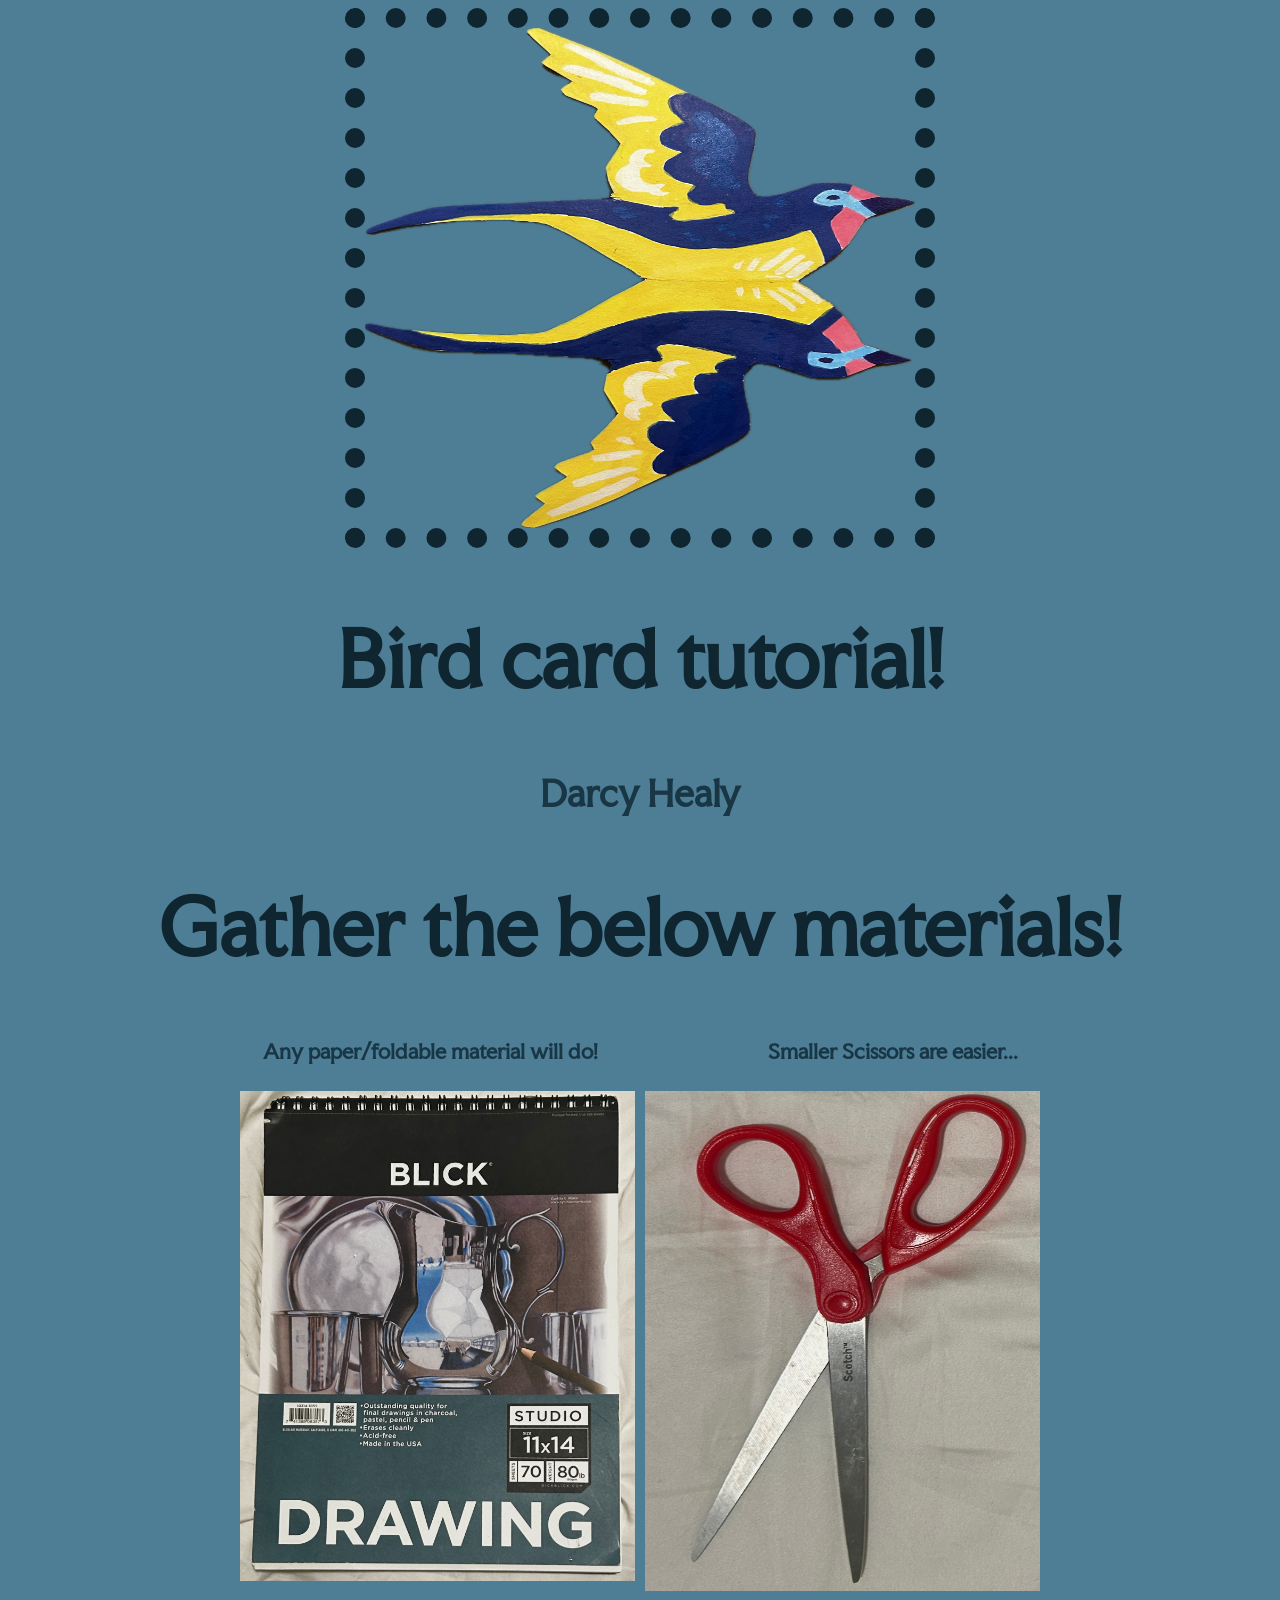
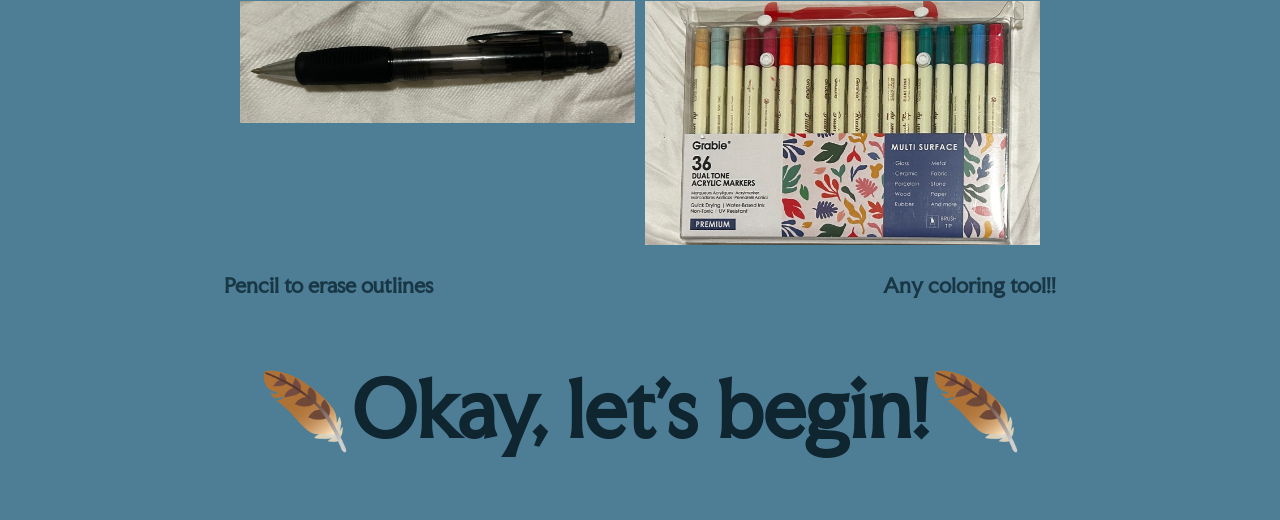
<file: index.html>
<!DOCTYPE html>
<html>
<head>
	<meta charset="utf-8">
	<meta name="viewport" content="width=device-width, initial-scale=1">
	<link rel="stylesheet" href="style.css">
	<title>tutorial</title>
	<link rel="stylesheet"
          href="https://fonts.googleapis.com/css2?family=Faculty+Glyphic&display=swap" rel="stylesheet">
    <style>
      body {
        font-family: 'Faculty Glyphic', sans-serif;
        font-weight: 400;
        font-style: normal;
      }
  </style>
</head>

<body>
	<img src="assets/subject.png" style="width:550px; height: 500px;" class="center-block"> 
	<section id="title">
		<h2> Bird card tutorial! </h2>
		<h3> Darcy Healy </h3>
	</section>
	<h2> Gather the below materials! </h2>
	
 <h4> Any paper/foldable material will do! &emsp;&emsp;&emsp;&emsp;&emsp;&emsp;&emsp;&emsp; Smaller Scissors are easier... </h4> 

	

	<div class="image-grid">
 	 	<img src="./assets/paper.jpg">
	 	<img src="./assets/sscissors.jpg"> 
 	 	<img src="./assets/pencil.jpg">
     	<img src="./assets/marker.jpg">
	</div>

	<h4> Pencil to erase outlines &emsp;&emsp;&emsp;&emsp;&emsp;&emsp;&emsp;&emsp;&emsp;&emsp;&emsp;&emsp;&emsp;&emsp;&emsp;&emsp;&emsp;&emsp;&emsp;&emsp;&emsp;&emsp; Any coloring tool!!</h4> 

	<h2>
  		<a href="stepone.html">🪶Okay, let's begin!🪶</a>
	</h2>






	

</body>


</html>
</file>
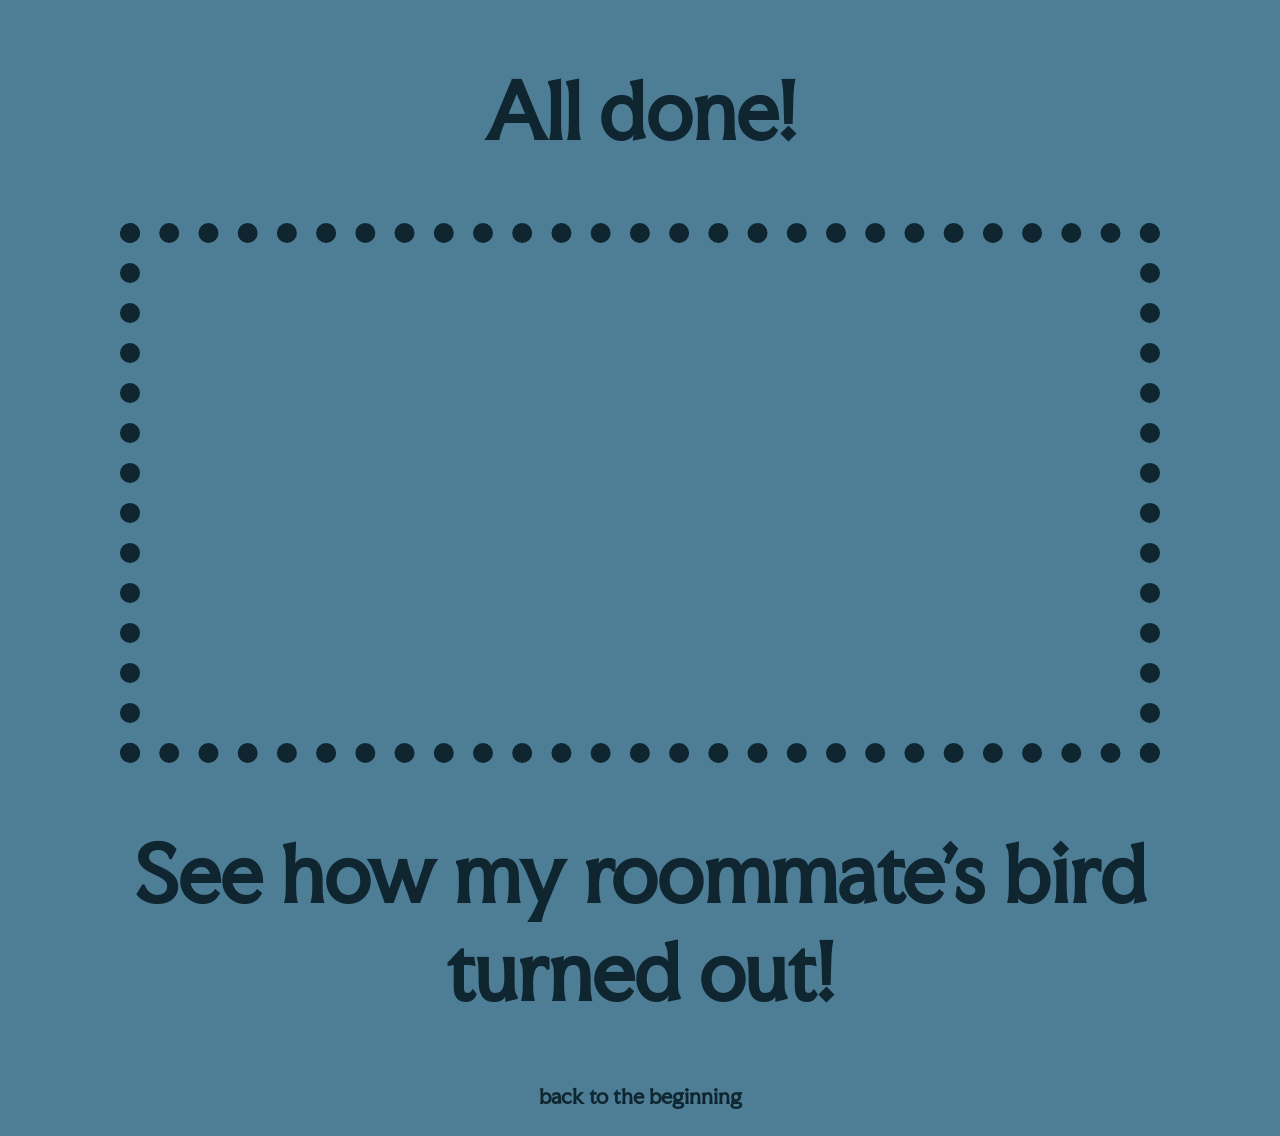
<file: final.html>
<!DOCTYPE html>
<html>
<head>
	<meta charset="utf-8">
	<meta name="viewport" content="width=device-width, initial-scale=1">
	<link rel="stylesheet" href="style.css">
	<title>stepone</title>
	<style>
      body {
        font-family: 'Faculty Glyphic', sans-serif;
        font-weight: 400;
        font-style: normal;
      }
  </style>
</head>

<body>

<h2> All done! </h2>

<video width="1000" autoplay loop muted playsinline class="center-block">
  <source src="assets/showoff.MOV" type="video/quicktime">
</video>

<a href="roomiebird.html"> <h2> See how my roommate's bird turned out! </h2> </a>

<a href="index.html"> <h4> back to the beginning </a> </h4> 

</body>
</html>
</file>
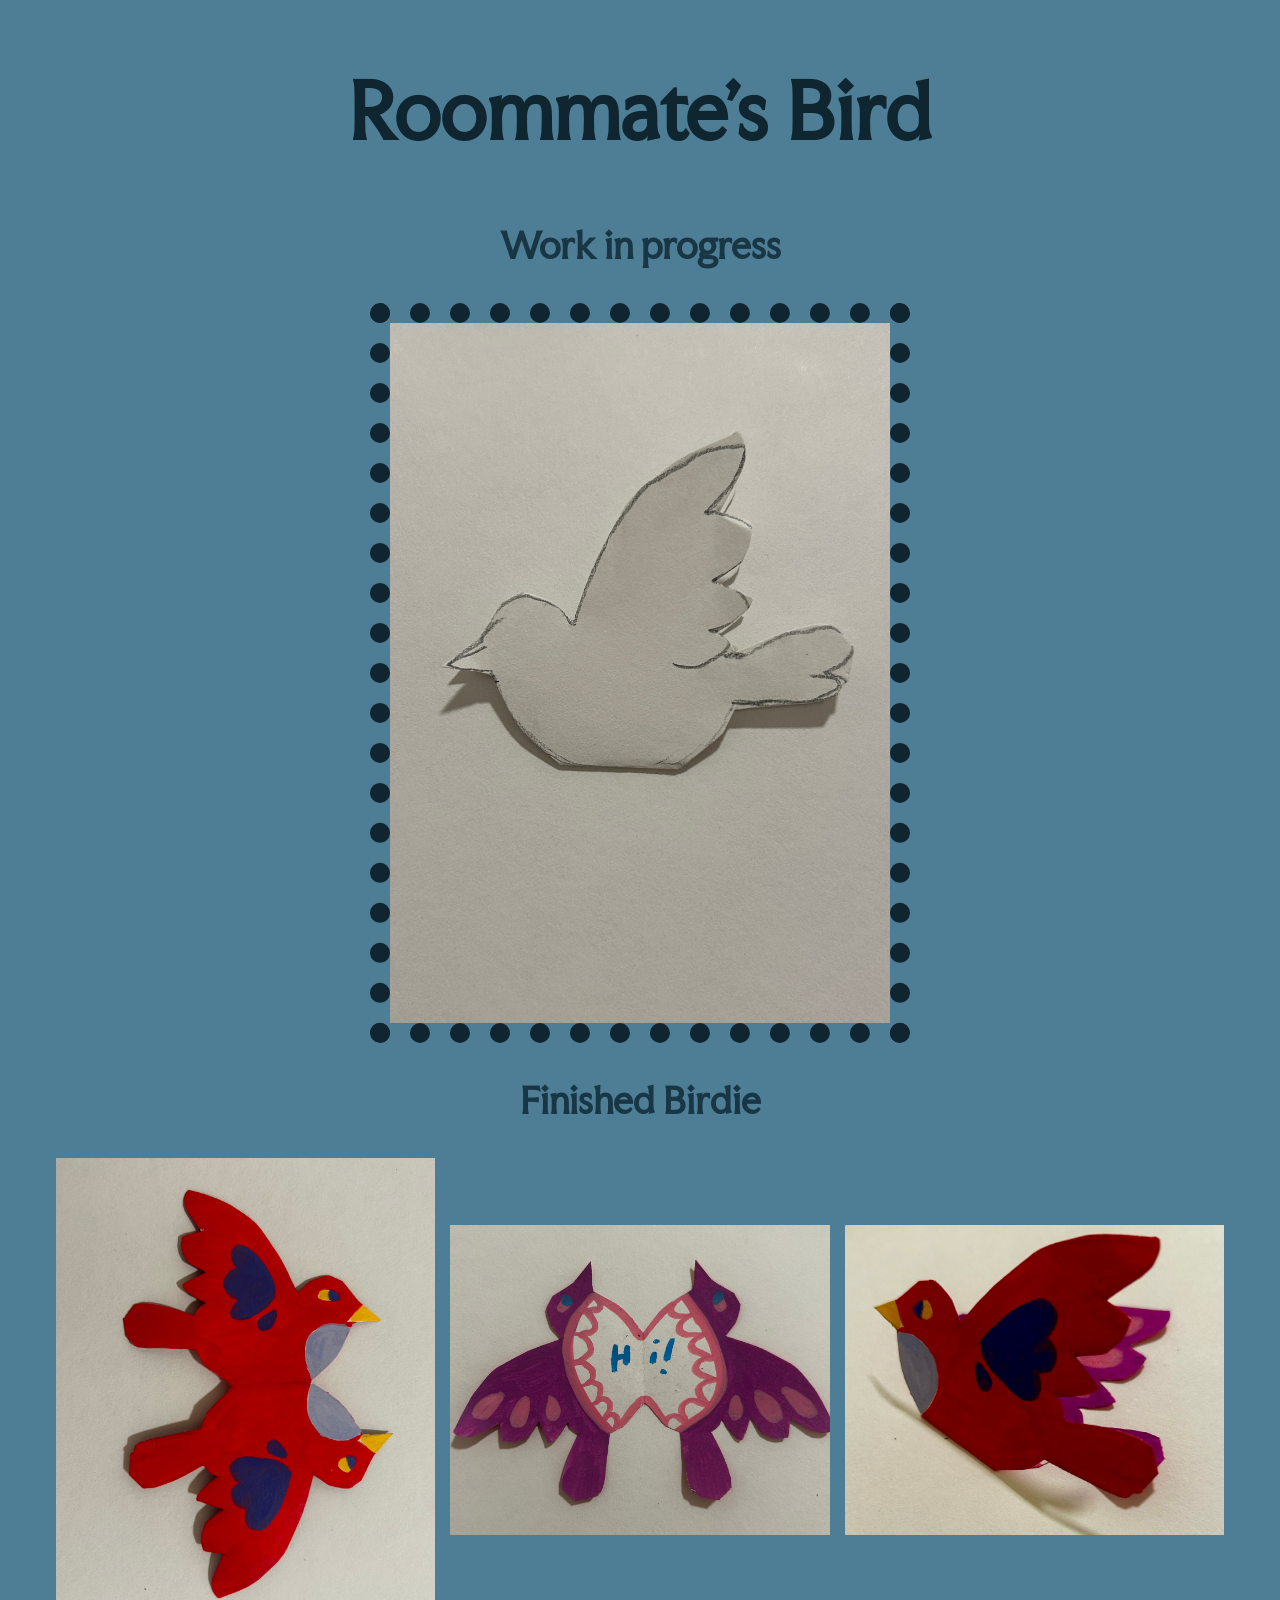
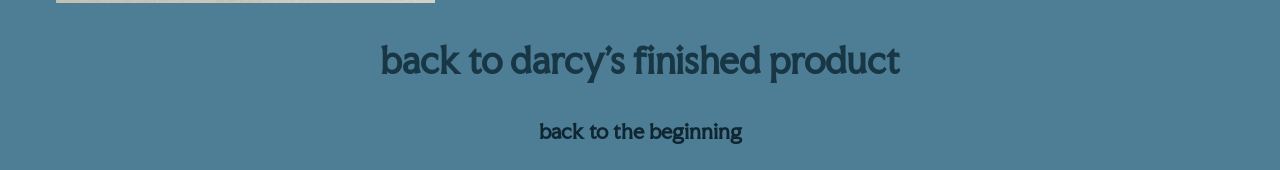
<file: roomiebird.html>
<!DOCTYPE html>
<html>
<head>
	<meta charset="utf-8">
	<meta name="viewport" content="width=device-width, initial-scale=1">
	<link rel="stylesheet" href="style.css">
	<title>roomiebird</title>
	<style>
      body {
        font-family: 'Faculty Glyphic', sans-serif;
        font-weight: 400;
        font-style: normal;
      }
  </style>
</head>

<body>

<h2> Roommate's Bird </h2>

<h3> Work in progress </h3>
<img src="assets/sstep1.jpg" style="width:500px; height:700px;" class="center-block">

<h3> Finished Birdie </h3>
<div class="image-row">
  <img src="assets/sstep2.jpg">
  <img src="assets/sstep3.jpg">
  <img src="assets/sstep4.jpg">
</div>


<a href="final.html"> <h3> back to darcy's finished product </h3> </a>

<a href="index.html"> <h4> back to the beginning </a> </h4> 

</body>
</html>
</file>
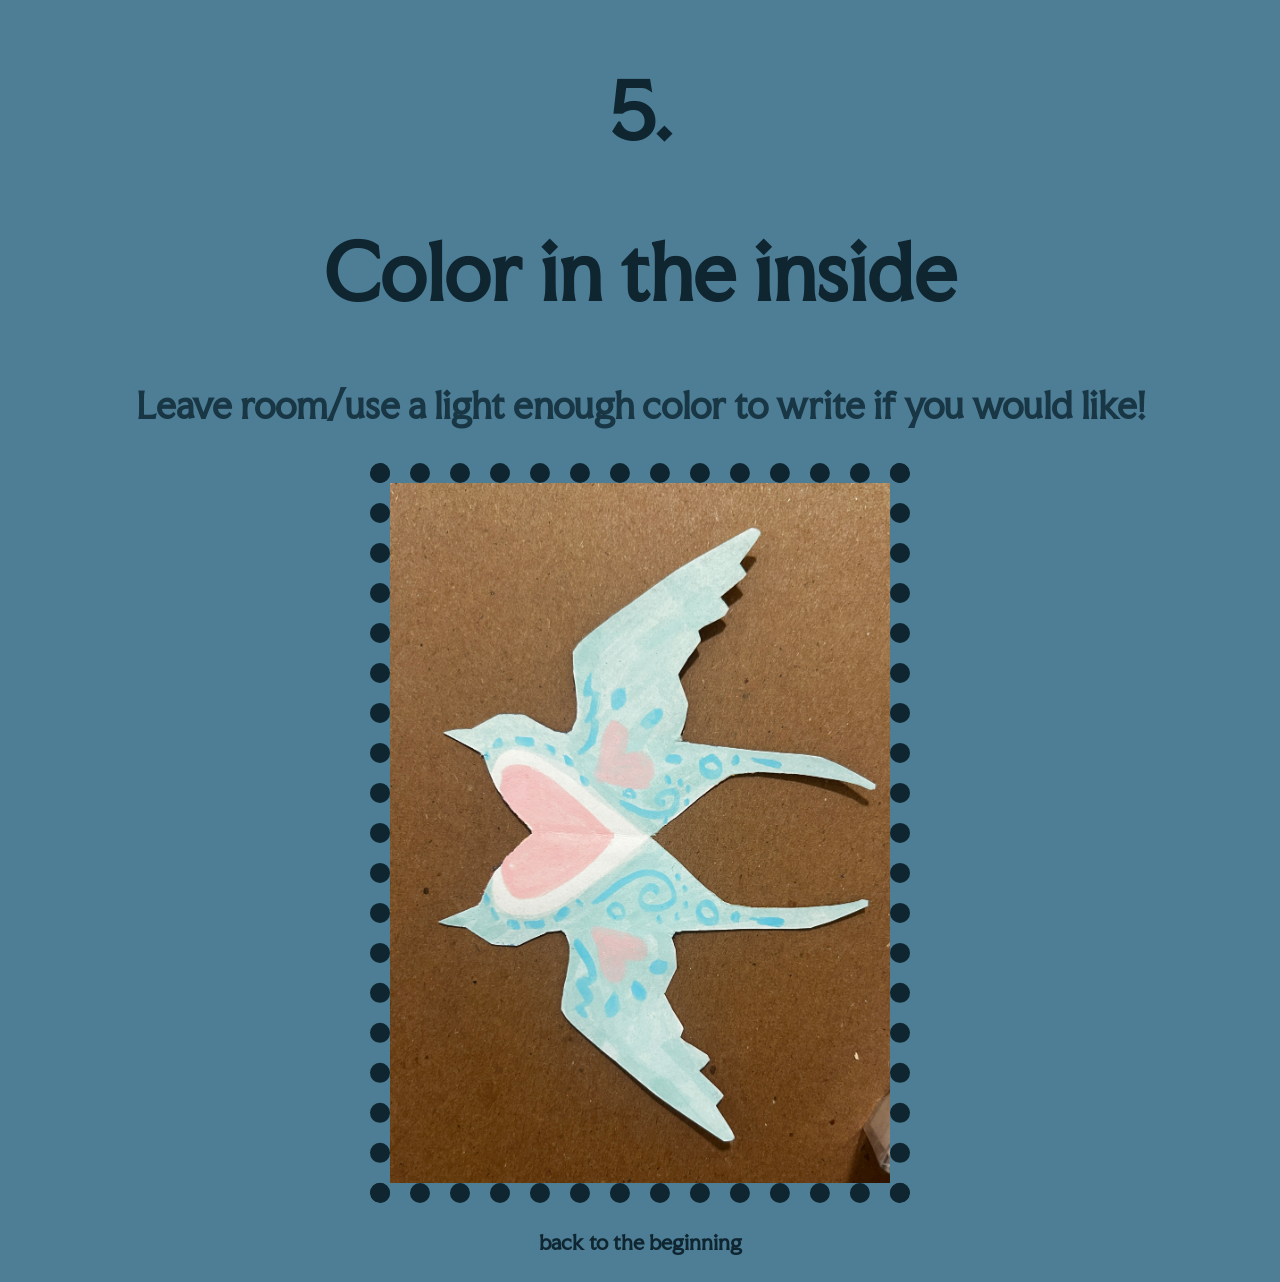
<file: stepfive.html>
<!DOCTYPE html>
<html>
<head>
	<meta charset="utf-8">
	<meta name="viewport" content="width=device-width, initial-scale=1">
	<link rel="stylesheet" href="style.css">
	<title>stepfive</title>
	<style>
      body {
        font-family: 'Faculty Glyphic', sans-serif;
        font-weight: 400;
        font-style: normal;
      }
  </style>
</head>

<body>

<h2> 5. </h2>
<h2> Color in the inside</h2>
<h3> Leave room/use a light enough color to write if you would like! </h3>
	<a href="final.html"> <img src="assets/step5.jpg" style="width:500px; height:700px;" class="center-block"> </a>
<a href="index.html"> <h4> back to the beginning </a> </h4> 

</body>
</html>
</file>
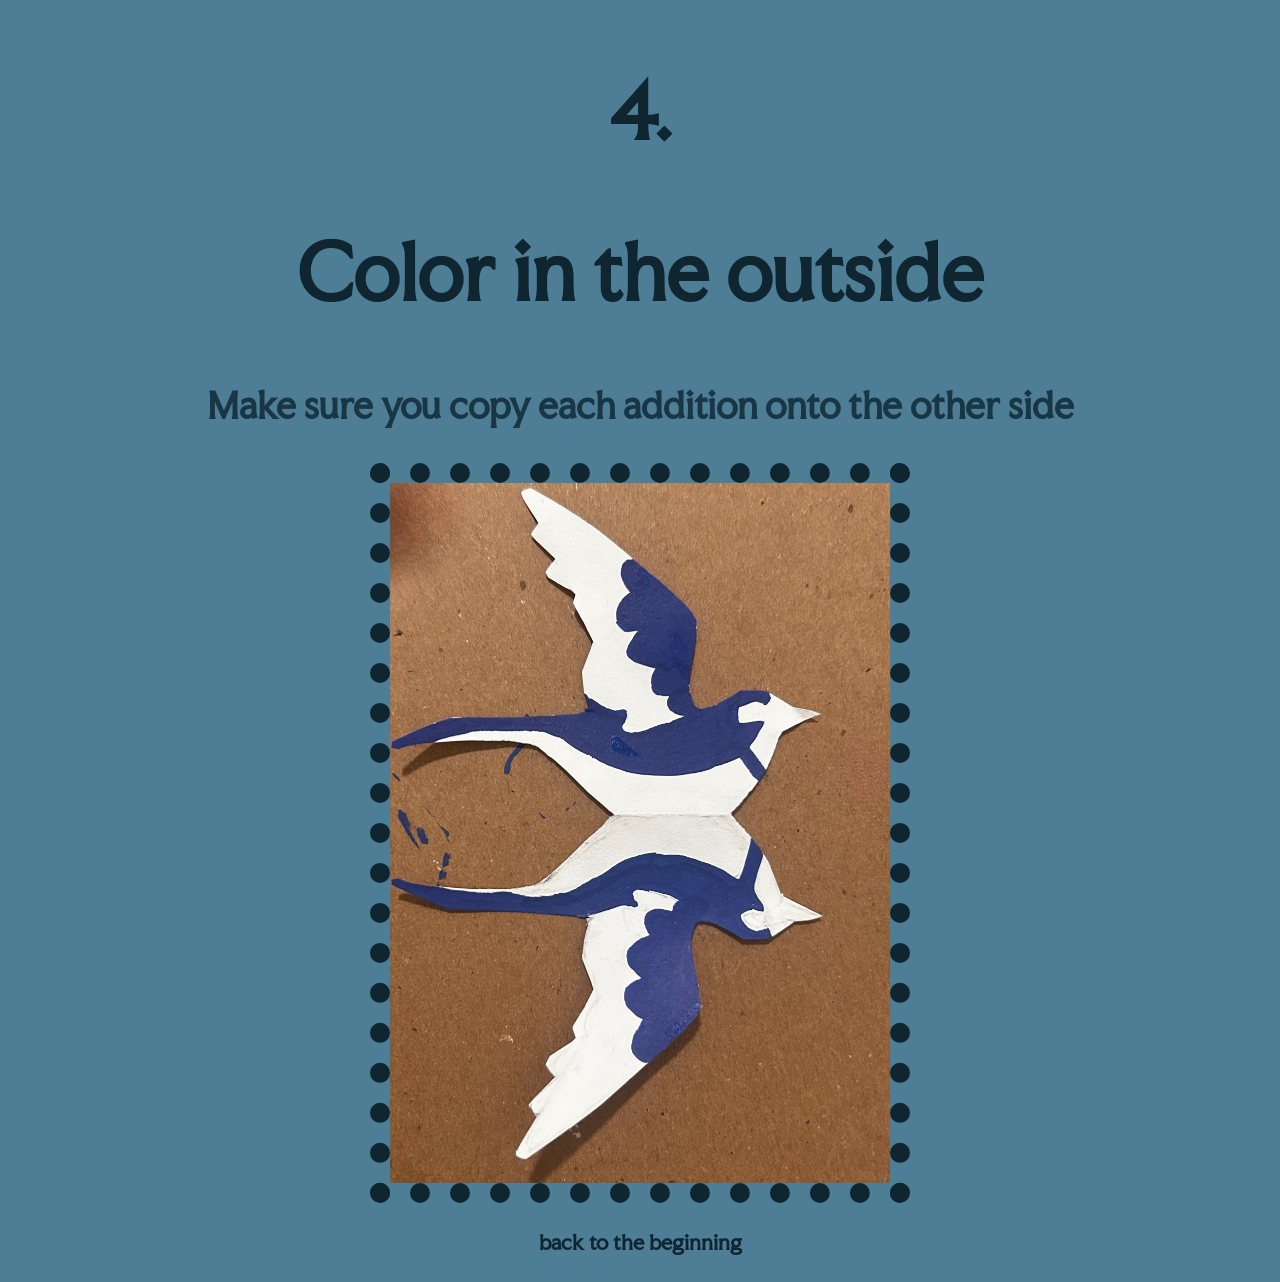
<file: stepfour.html>
<!DOCTYPE html>
<html>
<head>
	<meta charset="utf-8">
	<meta name="viewport" content="width=device-width, initial-scale=1">
	<link rel="stylesheet" href="style.css">
	<title>stepfour</title>
	<style>
      body {
        font-family: 'Faculty Glyphic', sans-serif;
        font-weight: 400;
        font-style: normal;
      }
  </style>
</head>

<body>

<h2> 4. </h2>
<h2> Color in the outside </h2>
<h3> Make sure you copy each addition onto the other side </h3>
	<a href="stepfourr.html"> <img src="assets/step4.jpg" style="width:500px; height:700px;" class="center-block"> </a>
<a href="index.html"> <h4> back to the beginning </a> </h4> 

</body>
</html>
</file>
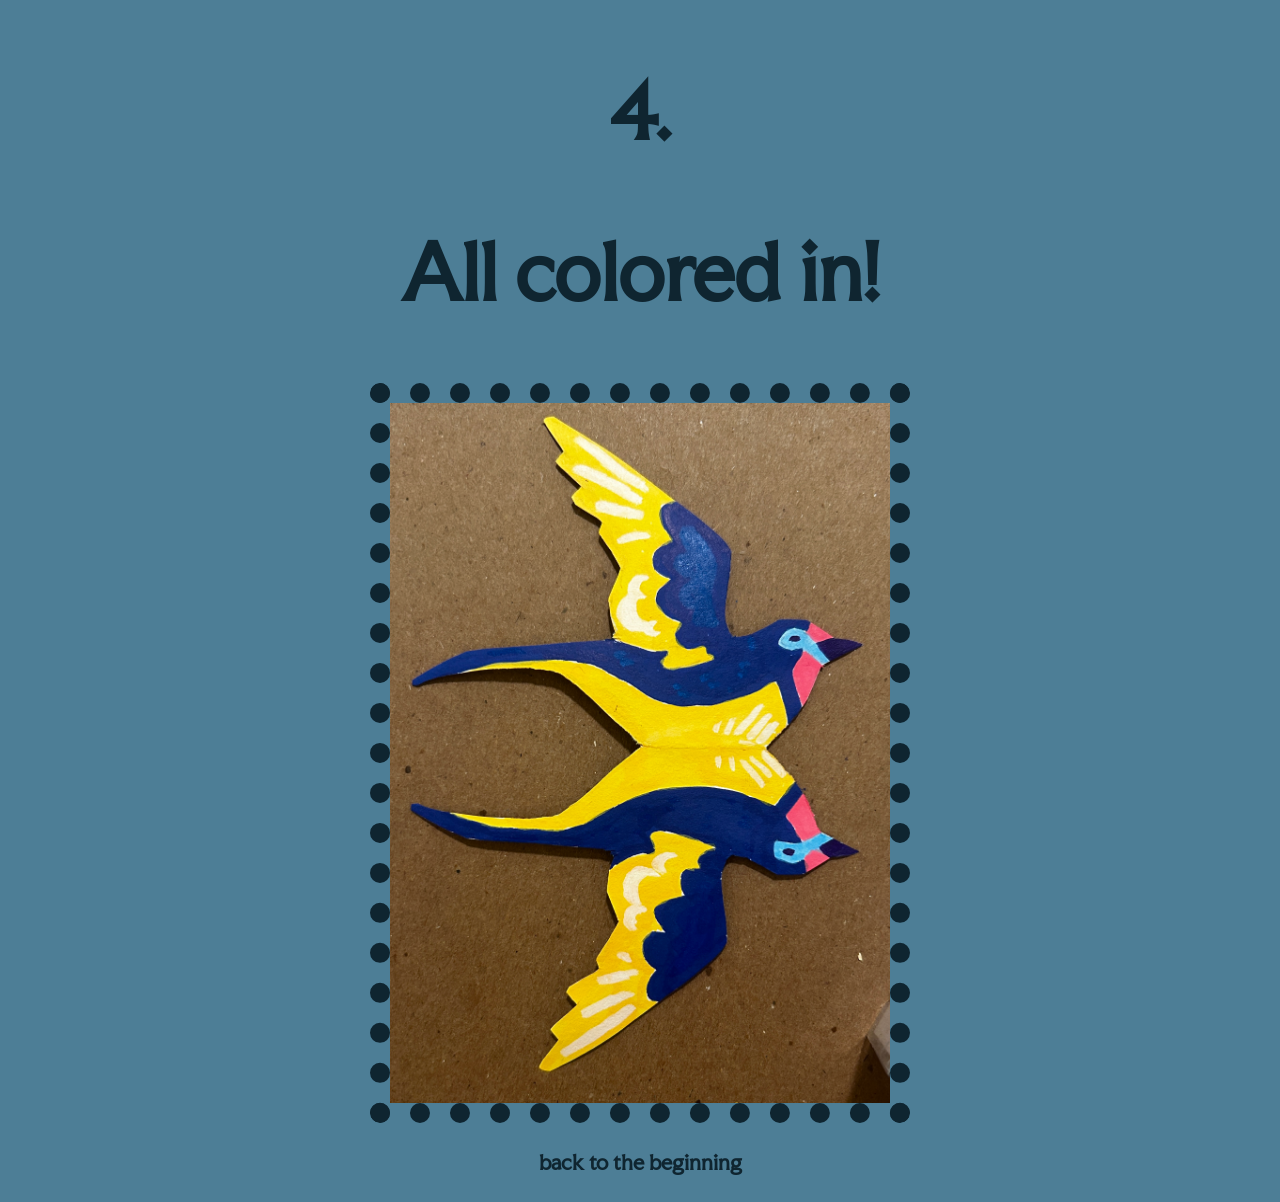
<file: stepfourr.html>
<!DOCTYPE html>
<html>
<head>
	<meta charset="utf-8">
	<meta name="viewport" content="width=device-width, initial-scale=1">
	<link rel="stylesheet" href="style.css">
	<title>stepone</title>
	<style>
      body {
        font-family: 'Faculty Glyphic', sans-serif;
        font-weight: 400;
        font-style: normal;
      }
  </style>
</head>

<body>

<h2> 4. </h2>
<h2> All colored in!</h2>
	<a href="stepfive.html"> <img src="assets/step44.jpg" style="width:500px; height:700px;" class="center-block"> </a>
<a href="index.html"> <h4> back to the beginning </a> </h4> 

</body>
</html>
</file>
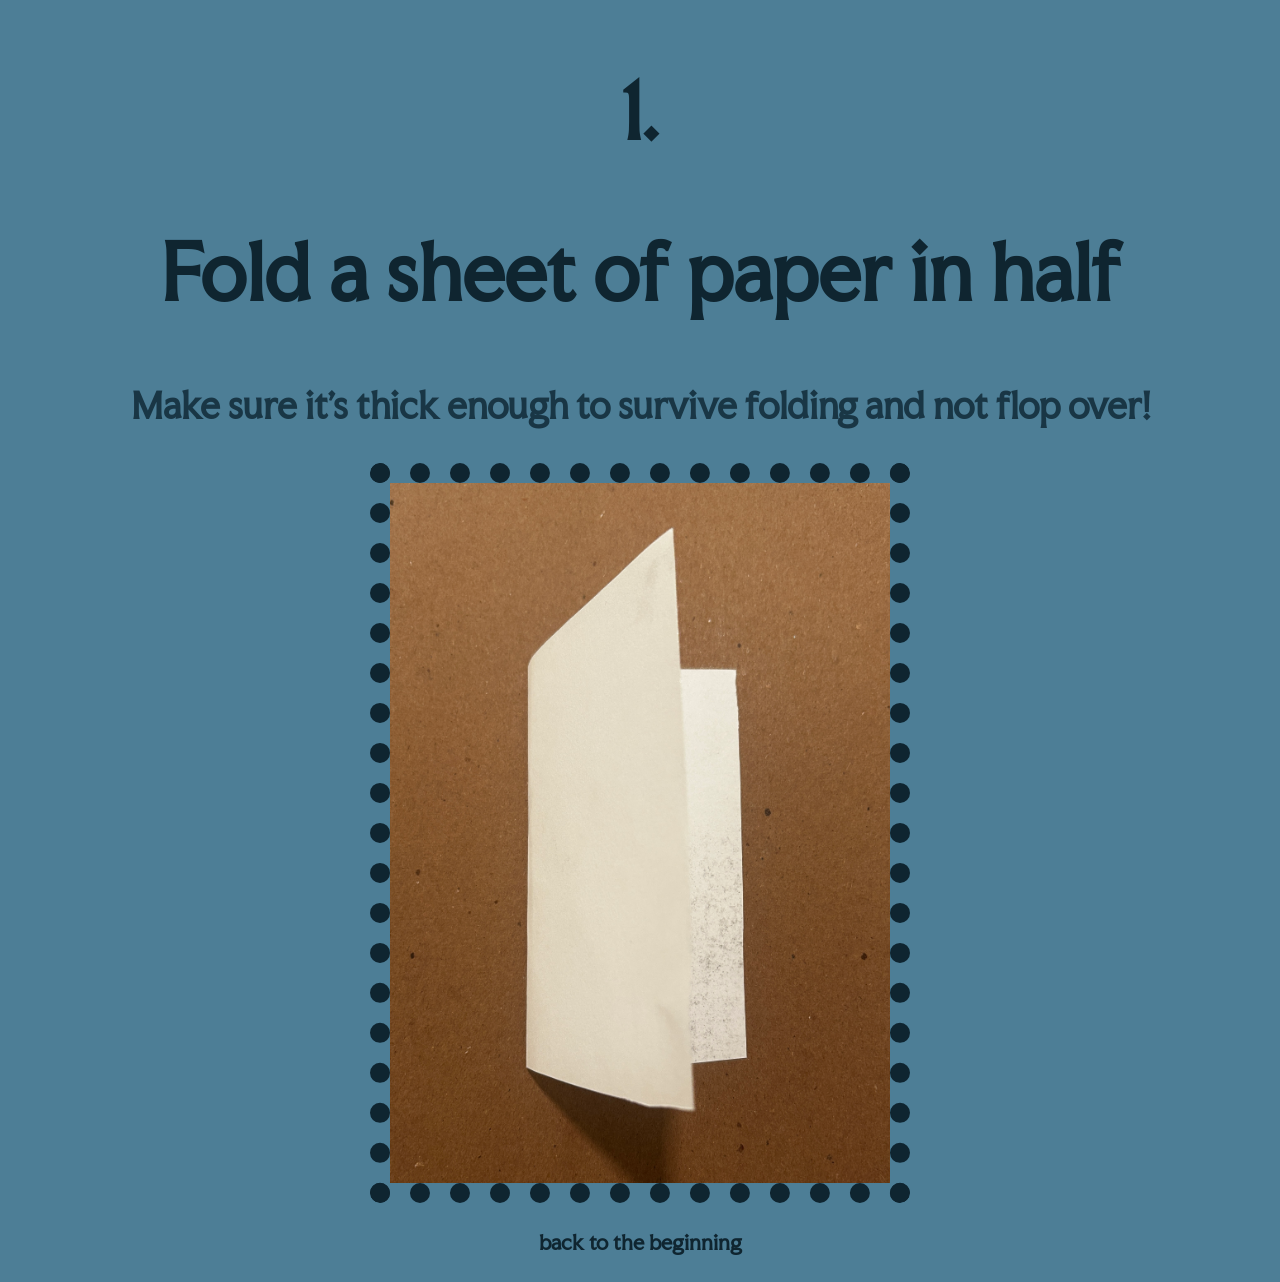
<file: stepone.html>
<!DOCTYPE html>
<html>
<head>
	<meta charset="utf-8">
	<meta name="viewport" content="width=device-width, initial-scale=1">
	<link rel="stylesheet" href="style.css">
	<title>stepone</title>
	<style>
      body {
        font-family: 'Faculty Glyphic', sans-serif;
        font-weight: 400;
        font-style: normal;
      }
  </style>
</head>

<body>

<h2> 1. </h2>
<h2> Fold a sheet of paper in half </h2>
<h3> Make sure it's thick enough to survive folding and not flop over! </h3>
	<a href="steptwo.html"> <img src="assets/step1.jpg" style="width:500px; height:700px;" class="center-block"> </a>
<a href="index.html"> <h4> back to the beginning </a> </h4> 

</body>
</html>
</file>
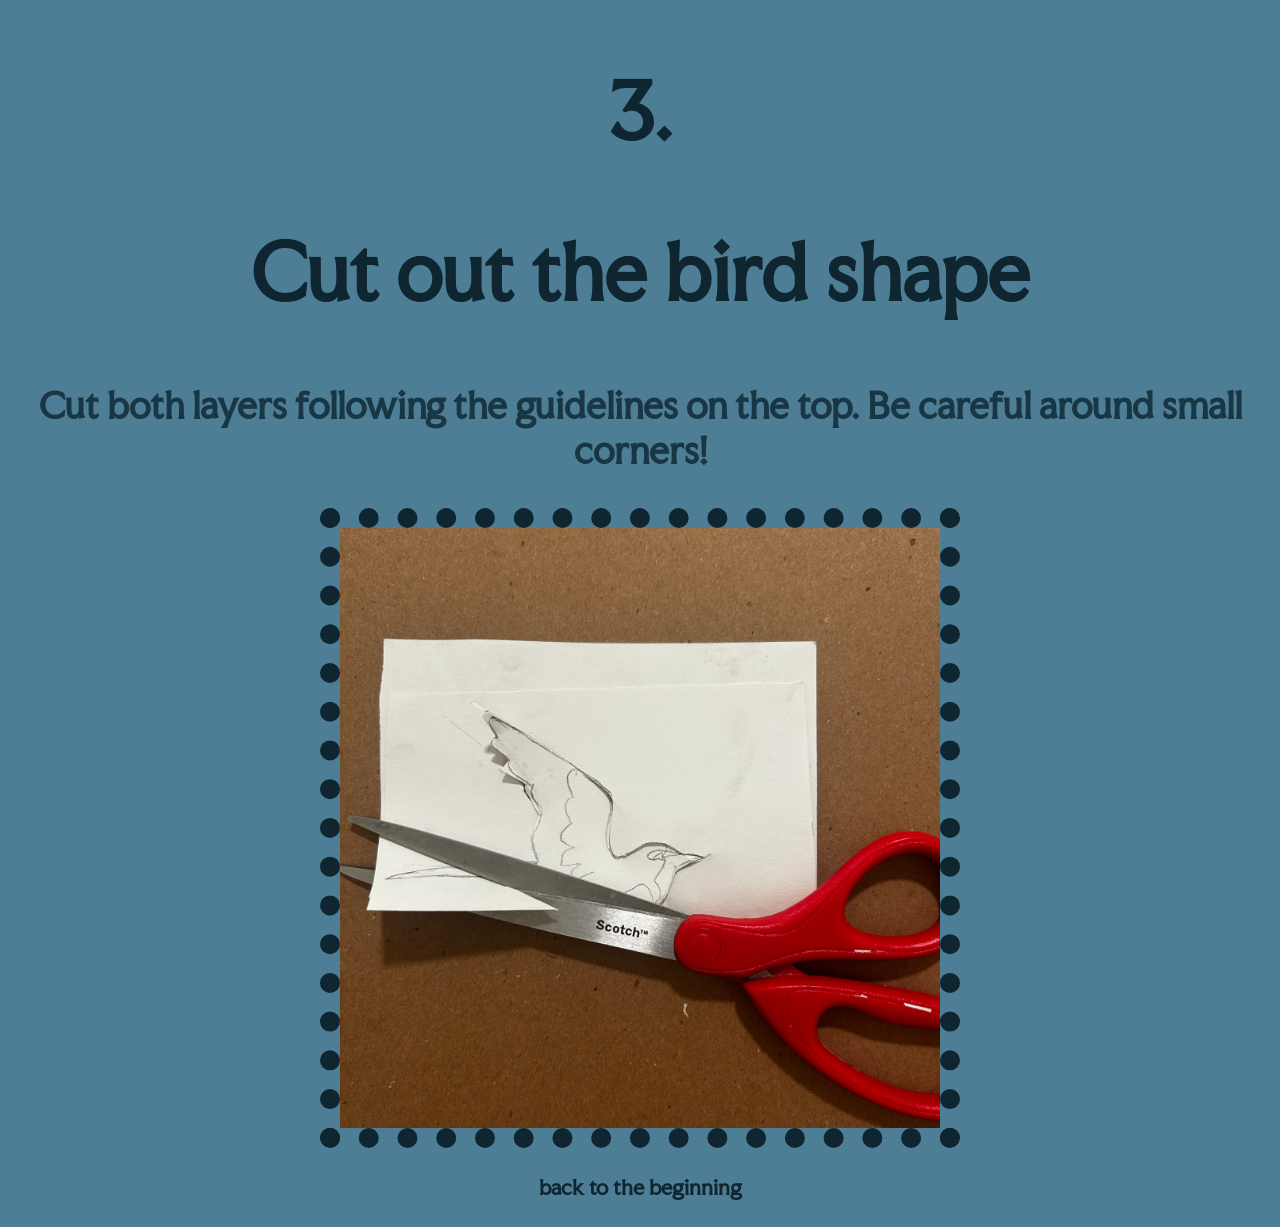
<file: stepthree.html>
<!DOCTYPE html>
<html>
<head>
	<meta charset="utf-8">
	<meta name="viewport" content="width=device-width, initial-scale=1">
	<link rel="stylesheet" href="style.css">
	<title>stepthree</title>
	<style>
      body {
        font-family: 'Faculty Glyphic', sans-serif;
        font-weight: 400;
        font-style: normal;
      }
  </style>
</head>

<body>

<h2> 3. </h2>
<h2> Cut out the bird shape </h2>
<h3> Cut both layers following the guidelines on the top. Be careful around small corners! </h3>
	<a href="stepthreee.html"> <img src="assets/step3.jpg" style="width:600px; height:600px;" class="center-block"> </a>
<a href="index.html"> <h4> back to the beginning </a> </h4> 

</body>
</html>
</file>
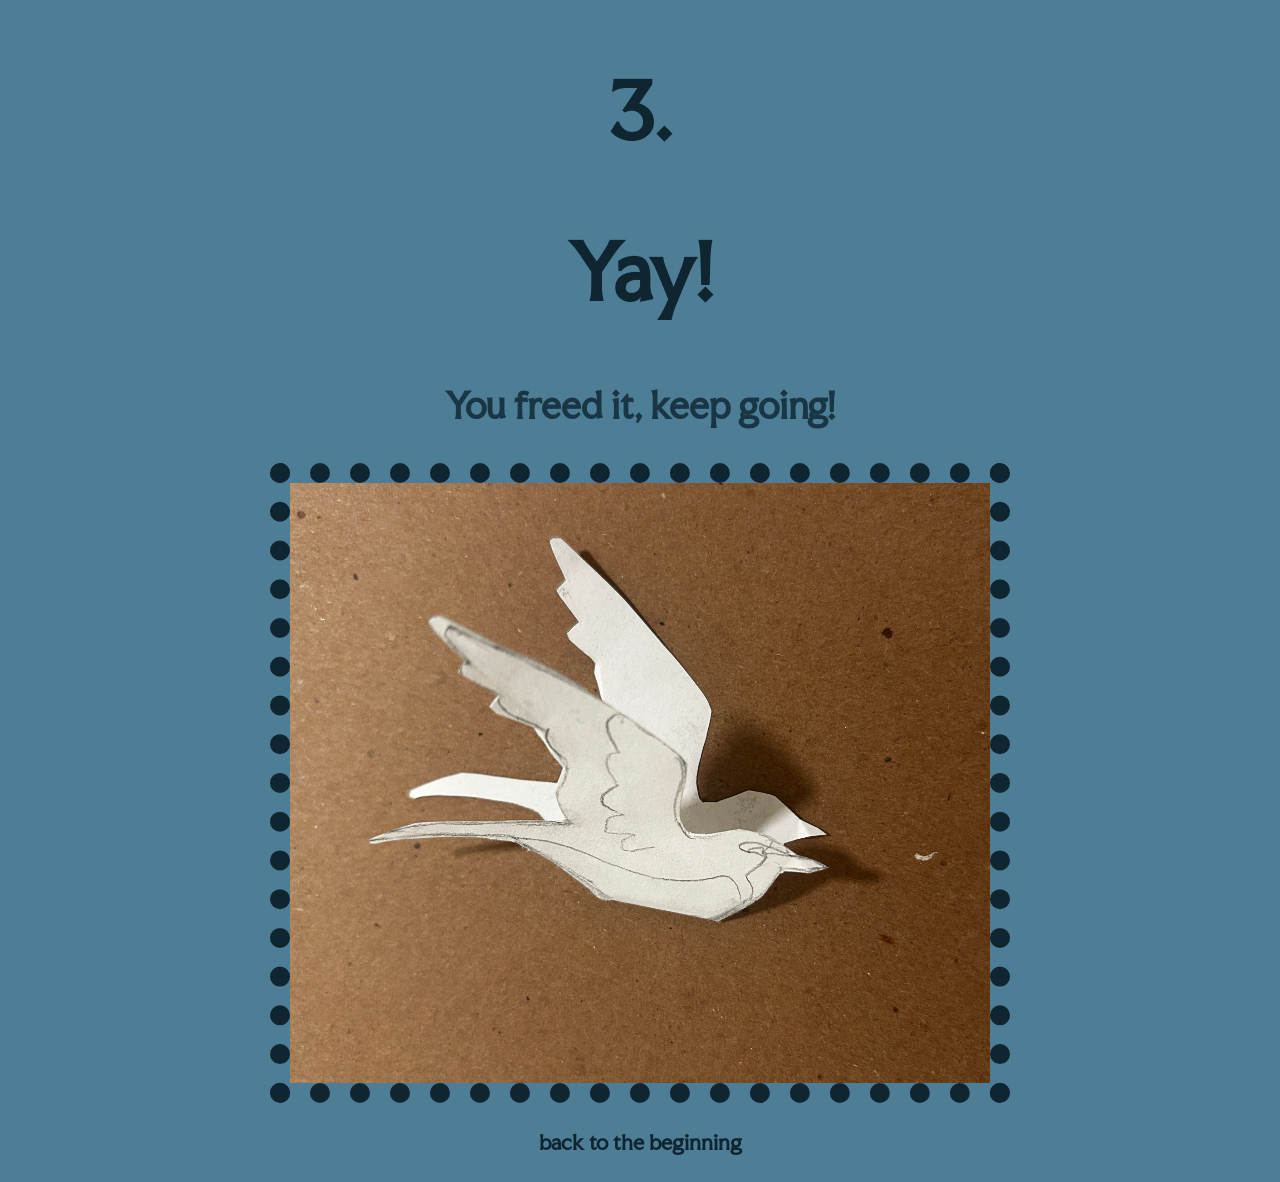
<file: stepthreee.html>
<!DOCTYPE html>
<html>
<head>
	<meta charset="utf-8">
	<meta name="viewport" content="width=device-width, initial-scale=1">
	<link rel="stylesheet" href="style.css">
	<title>stepthree</title>
	<style>
      body {
        font-family: 'Faculty Glyphic', sans-serif;
        font-weight: 400;
        font-style: normal;
      }
  </style>
</head>

<body>

<h2> 3. </h2>
<h2> Yay! </h2>
<h3> You freed it, keep going! </h3>
	<a href="stepfour.html"> <img src="assets/step33.jpg" style="width:700px; height:600px;" class="center-block"> </a>
<a href="index.html"> <h4> back to the beginning </a> </h4> 

</body>
</html>
</file>
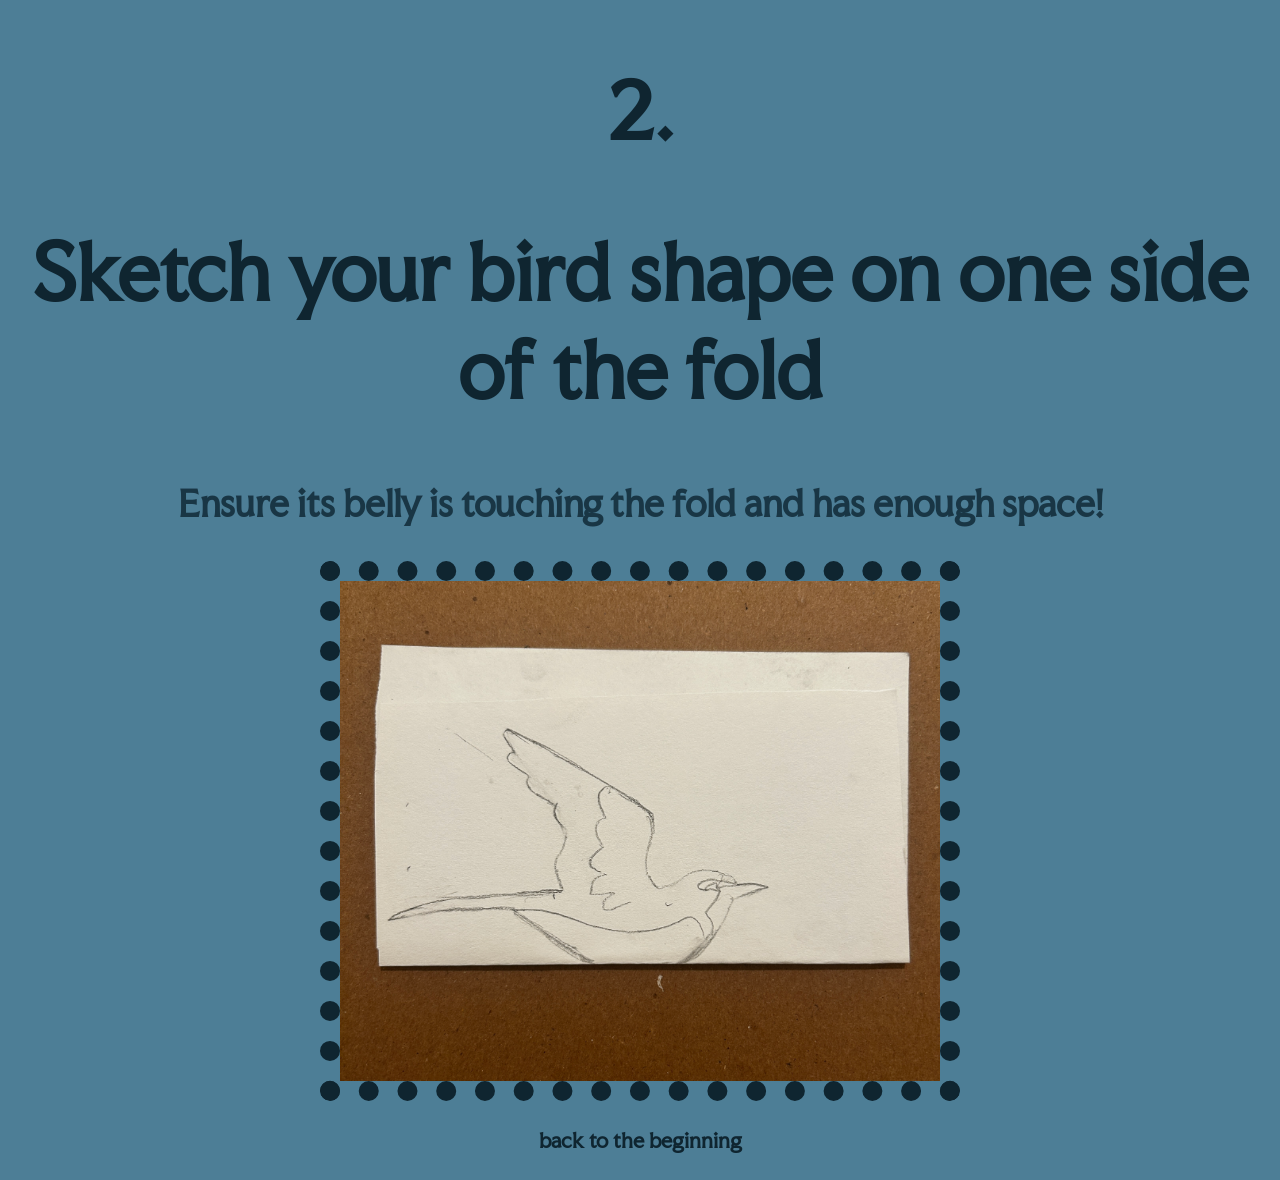
<file: steptwo.html>
<!DOCTYPE html>
<html>
<head>
	<meta charset="utf-8">
	<meta name="viewport" content="width=device-width, initial-scale=1">
	<link rel="stylesheet" href="style.css">
	<title>steptwo</title>
	<style>
      body {
        font-family: 'Faculty Glyphic', sans-serif;
        font-weight: 400;
        font-style: normal;
      }
  </style>
</head>

<body>

<h2> 2. </h2>
<h2> Sketch your bird shape on one side of the fold </h2>
<h3> Ensure its belly is touching the fold and has enough space! </h3>
	<a href="stepthree.html"> <img src="assets/step2.jpg" style="width:600px; height:500px;" class="center-block"> </a>
<a href="index.html"> <h4> back to the beginning </a> </h4> 

</body>
</html>
</file>
<file: style.css>
@import url('https://fonts.googleapis.com/css2?family=Faculty+Glyphic&display=swap');

.faculty-glyphic-regular {
  font-family: "Faculty Glyphic", sans-serif;
  font-weight: 400;
  font-style: normal;
}

body {
	font-family:"Faculty Glypic";
	background-color:#4d7e96 ;
	
}


h2 { 
	text-align: center;
	font-size: 75px;
	color: #0f2530;
 }

 h3 {
 	text-align: center;
	font-size: 35px;
	color: #193645;
 }

 h4 { 
	font-size: 20px;
	text-align: center;
	color: #193645;
  }

.center-block {
  display: block;
  margin-left: auto;
  margin-right: auto;
  max-width: 100%; 
  height: auto;
  border-radius: 10px;
  border: 20px dotted #0f2530;
}

.image-grid {
  display: grid;
  grid-template-columns: repeat(2, 1fr); 
  gap: 10px;                            
  width: 100%;                           
  max-width: 800px;                     
  margin: 0 auto;                        
}

.image-grid img {
  width: 100%;                           
  max-height:500px;
  height: auto;                          
  display: block;                        
}

a, a:link, a:visited, a:hover, a:active {
    color: #0f2530; 
    text-decoration: none; 
}

.image-row {
  display: flex;            /* Turns the container into a flexbox */
  justify-content: center;   /* Centers the images horizontally */
  align-items: center;       /* Centers the images vertically (optional) */
  gap: 15px;                 /* Adds equal space between the images */
}

.image-row img {
  width: 30%;                /* Forces images to share the row space */
  max-width: 400px;          /* Prevents them from getting too large */
  height: auto;              /* Maintains the original aspect ratio */
}
</file>
